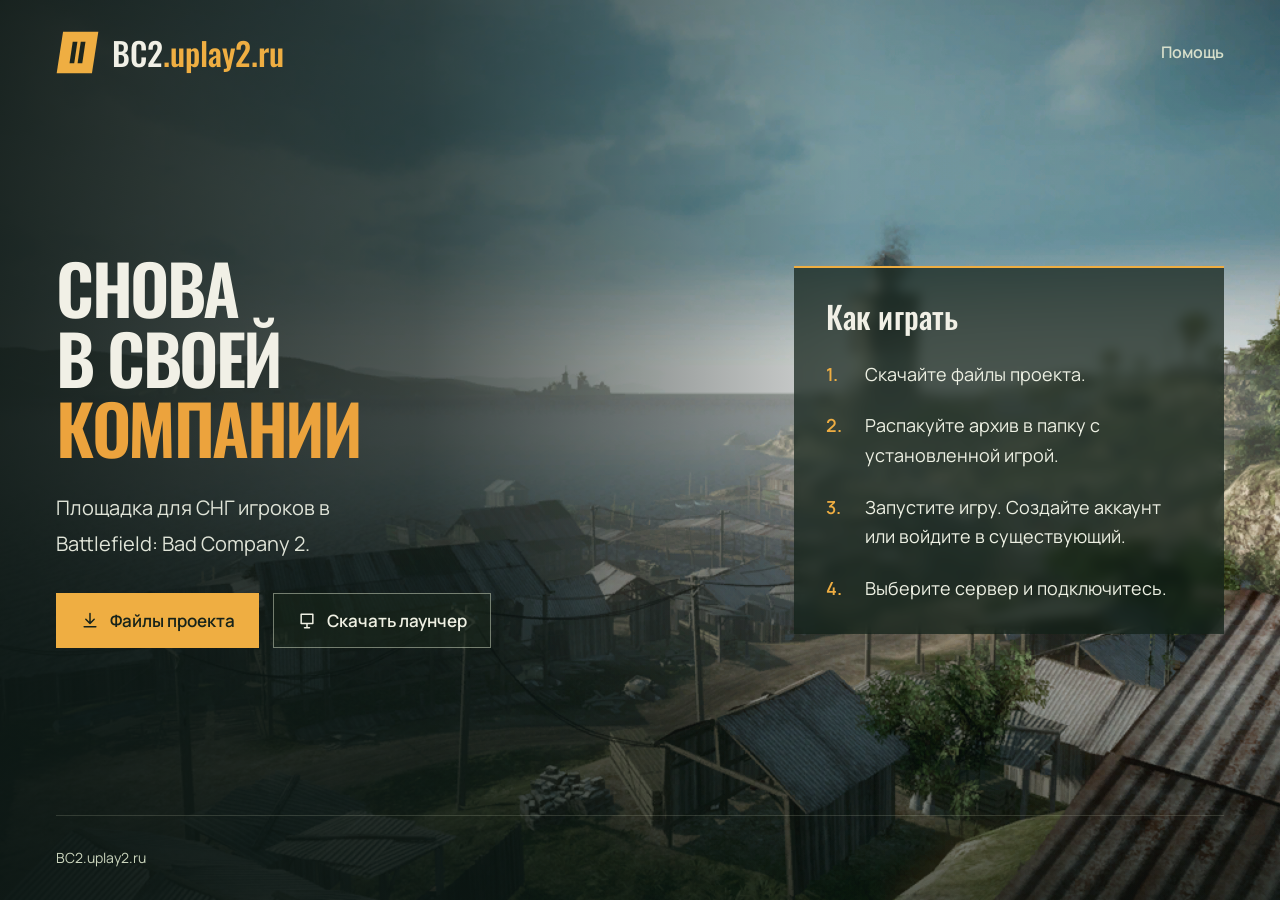
<file: website/index.html>
<!doctype html>
<html lang="ru">
<head>
  <meta charset="utf-8">
  <meta name="viewport" content="width=device-width,initial-scale=1">
  <meta name="theme-color" content="#18211e">
  <meta name="description" content="BC2.uplay2.ru — площадка для СНГ игроков в Battlefield: Bad Company 2.">
  <title>BC2.uplay2.ru — Снова в своей компании</title>
  <link rel="stylesheet" href="styles.css?v=20261020-3">
  <link rel="icon" href="assets/brand.svg?v=2" type="image/svg+xml">
  <link rel="alternate icon" href="assets/brand.ico?v=2">
</head>
<body>
  <a class="skip" href="#main">К содержимому</a>
  <div class="backdrop" aria-hidden="true"></div>
  <div class="shade" aria-hidden="true"></div>
  <header class="header">
    <a class="brand" href="./" aria-label="BC2.uplay2.ru — главная"><img class="brand-mark" src="assets/brand.svg?v=2" alt="" width="43" height="48"><span>BC2<span>.uplay2.ru</span></span></a>
    <a class="header-link" href="help.html">Помощь</a>
  </header>
  <main id="main" class="main">
    <section class="intro" aria-labelledby="headline">
      <h1 id="headline"><span class="headline-start">Снова</span> в своей<br><em>компании</em></h1>
      <p class="description">Площадка для СНГ игроков в<br>Battlefield: Bad Company 2.</p>
      <div class="actions">
        <a class="button primary" href="https://github.com/RinatBy/bc2-community/releases/download/v0.1.0-test/BC2-connection-files.zip"><svg class="button-icon" viewBox="0 0 24 24" aria-hidden="true" focusable="false"><path d="M12 3v12m-5-5 5 5 5-5M5 19h14"/></svg><span>Файлы проекта</span></a>
        <a class="button secondary" href="https://github.com/RinatBy/bc2-community/releases/download/v0.2.8-beta/BC2Launcher-0.2.8-portable.zip"><svg class="button-icon" viewBox="0 0 24 24" aria-hidden="true" focusable="false"><path d="M5 4h14v11H5zM9 20h6m-3-5v5"/></svg><span>Скачать лаунчер</span></a>
      </div>
    </section>
    <section class="how" aria-labelledby="how-title">
      <h2 id="how-title">Как играть</h2>
      <ol>
        <li><span>Скачайте файлы проекта.</span></li>
        <li><span>Распакуйте архив в папку с установленной игрой.</span></li>
        <li><span>Запустите игру. Создайте аккаунт или войдите в существующий.</span></li>
        <li><span>Выберите сервер и подключитесь.</span></li>
      </ol>
    </section>
  </main>
  <footer class="footer"><span>BC2.uplay2.ru</span></footer>
</body>
</html>
</file>
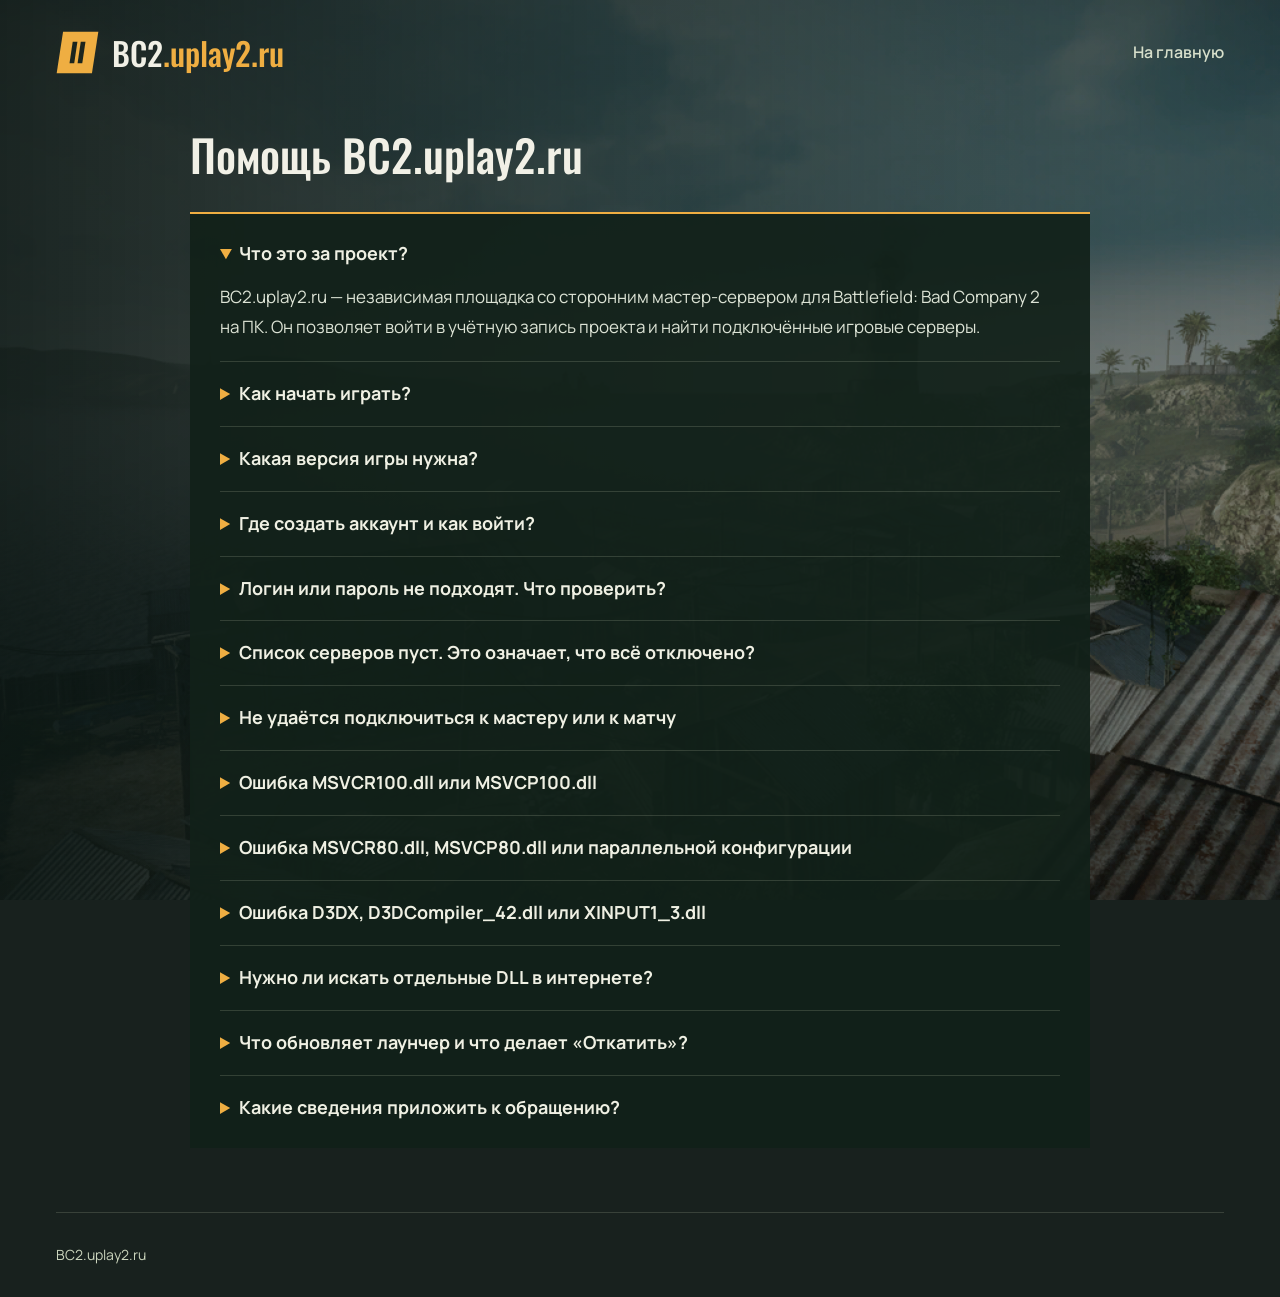
<file: website/help.html>
<!doctype html>
<html lang="ru"><head><meta charset="utf-8"><meta name="viewport" content="width=device-width,initial-scale=1">
<meta name="theme-color" content="#18211e"><title>Помощь BC2.uplay2.ru</title>
<link rel="stylesheet" href="styles.css?v=20261020-3"><link rel="stylesheet" href="help.css?v=1">
<link rel="icon" href="assets/brand.svg?v=2" type="image/svg+xml"></head>
<body class="help-page"><a class="skip" href="#main">К содержимому</a>
<div class="backdrop" aria-hidden="true"></div><div class="shade" aria-hidden="true"></div>
<header class="header"><a class="brand" href="./" aria-label="BC2.uplay2.ru — главная"><img class="brand-mark" src="assets/brand.svg?v=2" alt="" width="43" height="48"><span>BC2<span>.uplay2.ru</span></span></a><a class="header-link" href="./">На главную</a></header>
<main id="main" class="help-main"><h1>Помощь BC2.uplay2.ru</h1><div class="questions"><details open><summary>Что это за проект?</summary><div class="answer"><p>BC2.uplay2.ru — независимая площадка со сторонним мастер-сервером для Battlefield: Bad Company 2 на ПК. Он позволяет войти в учётную запись проекта и найти подключённые игровые серверы.</p></div></details>
<details><summary>Как начать играть?</summary><div class="answer"><p>Скачайте ZIP лаунчера и распакуйте его целиком в отдельную папку. Запустите <code>BC2Launcher.exe</code>. Если игра уже установлена, выберите папку с <code>BFBC2Game.exe</code> и установите предложенные файлы подключения. Если игры ещё нет, нажмите «Установить игру» и выберите отдельную папку библиотеки. Лаунчер скачает файлы, выполнит установку и настроит подключение. Затем нажмите «Играть». Аккаунт создаётся внутри игры.</p><p>После успешной установки можно сохранить скачанные файлы для переустановки. Выберите ту же папку библиотеки: лаунчер сверит кэш и использует исправные файлы повторно.</p><p>При ручном подключении скачайте «Файлы проекта» с сайта и распакуйте архив в папку игры, сохранив прежние файлы перед заменой.</p></div></details>
<details><summary>Какая версия игры нужна?</summary><div class="answer"><p>Используем PC-клиент сборки 795745 (R11). Если игра не запускается после добавления файлов подключения, сохраните точный текст ошибки: он поможет определить нужную библиотеку или другую причину сбоя.</p></div></details>
<details><summary>Где создать аккаунт и как войти?</summary><div class="answer"><p>Пока создание аккаунта и вход выполняются в самой игре. Нужна учётная запись нашего мастер-сервера; аккаунты EA и Project Rome автоматически сюда не переносятся. Существующая учётная запись нашего проекта остаётся вашей при обновлении лаунчера.</p></div></details>
<details><summary>Логин или пароль не подходят. Что проверить?</summary><div class="answer"><p>Проверьте раскладку, Caps Lock и отсутствие лишних пробелов. Используйте данные аккаунта нашего проекта. Если ошибка повторяется, сохраните её текст и время появления. Формы восстановления пароля на сайте и в лаунчере пока нет. При обращении пароль не присылайте.</p></div></details>
<details><summary>Список серверов пуст. Это означает, что всё отключено?</summary><div class="answer"><p>Сначала нажмите в игре кнопку загрузки или обновления списка серверов. Проверьте установленные фильтры и уберите ограничения, которые скрывают серверы; после этого загрузите список снова. Онлайн в лаунчере — сумма игроков на всех серверах мастера, поэтому ноль игроков сам по себе не означает отсутствие серверов.</p></div></details>
<details><summary>Не удаётся подключиться к мастеру или к матчу</summary><div class="answer"><p>В лаунчере нажмите «Проверить» и установите обязательное обновление, если оно предложено. Перезапустите игру после обновления. Проверьте интернет и повторите загрузку списка серверов. Если список виден, но не открывается один матч, попробуйте другой сервер: проблема может относиться к конкретному игровому серверу. Для обращения запишите этап сбоя, сервер и время.</p></div></details>
<details><summary>Ошибка MSVCR100.dll или MSVCP100.dll</summary><div class="answer"><p>Для файла подключения нужен <strong>Microsoft Visual C++ 2010 SP1 x86</strong>. На <a href="https://www.microsoft.com/en-us/download/details.aspx?id=26999">официальной странице Microsoft</a> выберите <code>vcredist_x86.exe</code>. Версия x86 нужна и на 64-битной Windows, поскольку игра и файл подключения 32-битные. Установите пакет, затем повторите запуск игры.</p></div></details>
<details><summary>Ошибка MSVCR80.dll, MSVCP80.dll или параллельной конфигурации</summary><div class="answer"><p>Это может быть связано с Visual C++ 2005, который использует игра. Установите x86-вариант с <a href="https://www.microsoft.com/en-us/download/details.aspx?id=26347">официальной страницы Visual C++ 2005 SP1</a>. Если ошибка остаётся, приложите её полный текст.</p></div></details>
<details><summary>Ошибка D3DX, D3DCompiler_42.dll или XINPUT1_3.dll</summary><div class="answer"><p>Игре могут требоваться старые дополнительные компоненты DirectX. Используйте <a href="https://www.microsoft.com/en-us/download/details.aspx?id=8109">DirectX End-User Runtimes June 2010 от Microsoft</a>: распакуйте пакет в отдельную папку и запустите <code>DXSETUP.exe</code> оттуда. Этот пакет добавляет старые компоненты и не понижает текущую системную версию DirectX. Наличие DirectX 12 само по себе не означает наличие этих библиотек.</p></div></details>
<details><summary>Нужно ли искать отдельные DLL в интернете?</summary><div class="answer"><p>Для перечисленных ошибок устанавливайте соответствующий пакет Microsoft. <code>binkw32.dll</code> и другие файлы самой игры восстанавливайте из её установочных файлов или проверкой целостности в используемом магазине. Лаунчер не устанавливает системные библиотеки автоматически.</p></div></details>
<details><summary>Что обновляет лаунчер и что делает «Откатить»?</summary><div class="answer"><p>Игровое обновление управляет <code>dinput8.dll</code> и <code>bfbc2.ini</code>; перед заменой сохраняется резервная копия. «Откатить» возвращает эти два файла из выбранной копии. Аккаунт и статистика не меняются. Если восстановлены устаревшие файлы, перед игрой лаунчер снова потребует обязательное обновление.</p><p>Обновление самой программы — отдельная операция «Обновить и перезапустить». При сбое запуска новой версии загрузчик возвращает предыдущую рабочую. Это не отменяет требования обязательного обновления перед игрой.</p></div></details>
<details><summary>Какие сведения приложить к обращению?</summary><div class="answer"><p>Укажите версию лаунчера и сборку клиента, вашу Windows, этап сбоя, точный текст ошибки или скриншот, время с часовым поясом и название сервера, если проблема возникает при входе в матч. Напишите, какие действия воспроизводят сбой. Пароли, коды доступа и содержимое личных настроек присылать не нужно.</p></div></details></div></main>
<footer class="footer"><span>BC2.uplay2.ru</span></footer></body></html>
</file>
<file: website/styles.css>
@font-face{font-family:Oswald;src:url('assets/Oswald.ttf');font-weight:200 700;font-display:swap}
@font-face{font-family:Manrope;src:url('assets/Manrope.ttf');font-weight:200 800;font-display:swap}
*{box-sizing:border-box}
html{min-height:100%;background:#18211e}
body{margin:0;min-height:100svh;background:#18211e;color:#f1f0e6;font:18px/1.65 Manrope,Arial,sans-serif;isolation:isolate}
button,a{-webkit-tap-highlight-color:transparent}
button{font:inherit;color:inherit;border:0;cursor:pointer;background:none}
a{color:inherit;text-decoration:none}
button:focus-visible,a:focus-visible{outline:2px solid #f0b249;outline-offset:5px}
h1,h2,p{margin:0}
.backdrop{position:fixed;inset:0;z-index:-3;background-image:url('assets/valparaiso-original.png');background-size:cover;background-position:center;}
.shade{position:fixed;inset:0;z-index:-2;background:linear-gradient(90deg,rgba(13,24,21,.92),rgba(13,24,21,.72) 33%,rgba(13,24,21,.18) 66%,rgba(13,24,21,.10)),linear-gradient(0deg,rgba(12,23,18,.6),transparent 45%);pointer-events:none}
.header,.footer{width:calc(100% - 112px);max-width:1600px;margin:auto;display:flex;align-items:center;justify-content:space-between;gap:24px}
.header{height:105px;position:relative}
.brand{display:flex;align-items:center;gap:13px;font:500 32px/1 Oswald,'Arial Narrow',Arial,sans-serif}
.brand>span:last-child>span{color:#efae42}
.brand-mark{display:block;width:43px;height:48px;object-fit:contain;flex:none}
.header-link{font-size:16px;font-weight:600;color:#d7dfcb;white-space:nowrap}
.header-link:hover{color:#efae42}
.main{width:calc(100% - 112px);max-width:1600px;margin:auto;min-height:calc(100svh - 190px);display:grid;grid-template-columns:1.1fr .9fr;gap:90px;align-items:center;padding:45px 0 65px}
.intro{max-width:650px}
h1{font:500 clamp(58px,5vw,82px)/1.1 Oswald,'Arial Narrow',Arial,sans-serif;letter-spacing:-1.1px}
h1 em{font-style:normal;color:#efae42}
.description{font-size:20px;line-height:1.8;margin-top:28px;color:#e0e4d8}
.actions{display:flex;gap:14px;flex-wrap:wrap;margin-top:31px}
.button{min-height:55px;display:inline-flex;align-items:center;justify-content:center;gap:10px;font-size:17px;font-weight:600;padding:12px 23px;border:1px solid transparent}
.button-icon{width:20px;height:20px;flex:none;fill:none;stroke:currentColor;stroke-width:1.8;stroke-linecap:round;stroke-linejoin:round}
.button.primary{background:#efae42;color:#17231a}
.button.primary:hover{background:#ffc16a}
.button.secondary{border-color:#e4e9d376;background:#1d2c1f69;color:#eff0e3}
.button.secondary:hover{background:#253c2a9c}
.how{justify-self:end;width:100%;max-width:430px;padding:30px 32px;background:rgba(18,33,26,.73);border-top:2px solid #efae42;backdrop-filter:blur(6px)}
.how h2{font:500 31px/1.2 Oswald,Arial,sans-serif;letter-spacing:.1px;margin-bottom:24px}
.how ol{counter-reset:steps;list-style:none;padding:0;margin:0;display:grid;gap:22px}
.how li{counter-increment:steps;display:grid;grid-template-columns:25px 1fr;gap:14px;font-size:18px;line-height:1.65;color:#edf0e3}
.how li:before{content:counter(steps) '.';font-weight:600;color:#efae42}
.footer{min-height:85px;font-size:14px;color:#cbd5bd;border-top:1px solid #d9e1c42b}
.skip{position:fixed;left:20px;top:-70px;background:#efae42;color:#112014;padding:10px 16px;z-index:20}
.skip:focus{top:10px}
@media(min-width:1800px){.main{gap:140px}
.how{max-width:470px;padding:35px 38px}
.how li{font-size:19px}
.how h2{font-size:33px}
}
@media(max-width:1150px){.main{gap:40px;grid-template-columns:1.05fr .95fr}
.header,.main,.footer{width:calc(100% - 72px)}
h1{font-size:59px}
.description{font-size:18px}
.how{padding:26px}
.how li{font-size:17px}
.button{font-size:16px;padding:12px 18px}
}
@media(max-height:800px) and (min-width:901px){.header{height:85px}
.main{min-height:calc(100svh - 155px);padding-block:25px}
.footer{min-height:70px}
h1{font-size:62px}
.description{margin-top:21px;font-size:18px}
.actions{margin-top:24px}
.how ol{gap:16px}
.how li{font-size:17px}
.how h2{font-size:28px;margin-bottom:19px}
}
@media(max-width:900px){.header,.main,.footer{width:calc(100% - 48px)}
.main{grid-template-columns:1fr;gap:32px;min-height:calc(100svh - 190px);padding-block:35px}
.intro{max-width:600px}
.how{justify-self:start;max-width:600px;padding:25px 28px}
.how h2{font-size:27px;margin-bottom:16px}
.how ol{gap:13px}
.how li{font-size:17px}
.shade{background:linear-gradient(90deg,#0d1815e8,#0d18155e),linear-gradient(0deg,#0c1712a3,transparent 65%)}
.backdrop{background-position:62% center;animation:none}
.footer{padding-block:20px;min-height:85px}
}
@media(max-width:560px){.header,.main,.footer{width:calc(100% - 36px)}
.header{height:95px;flex-wrap:wrap;gap:0;align-content:center;position:relative}
.brand{font-size:27px;gap:10px}
.brand-mark{width:30px;height:36px}
.main{padding-top:25px;padding-bottom:30px;gap:28px;min-height:0}
h1{font-size:clamp(45px,12.5vw,63px);letter-spacing:-.7px;line-height:1.12}
.description{font-size:17px;margin-top:22px;line-height:1.85}
.actions{gap:12px;margin-top:25px}
.button{min-height:51px;font-size:16px;padding:11px 16px}
.how{padding:23px 22px;background:#15271de6}
.how h2{font-size:26px}
.how li{font-size:17px;gap:10px;grid-template-columns:20px 1fr}
.how ol{gap:15px}
.footer{flex-wrap:wrap;justify-content:flex-start;gap:8px 20px;padding-top:15px;padding-bottom:22px;min-height:0;font-size:14px}
.backdrop{background-position:60% center}
.shade{background:linear-gradient(90deg,#0d1815df,#0d18157d),linear-gradient(0deg,#0d1815d9,#0d18153b 80%)}
}
@media(prefers-reduced-motion:reduce){*{animation:none!important;scroll-behavior:auto!important}
}
h1{font-family:Oswald,'Arial Narrow',Arial,sans-serif;font-weight:600;font-size:clamp(60px,5.35vw,102px);line-height:1.025;letter-spacing:-2.5px;text-transform:uppercase}
h1 .headline-start{display:block}
h1 em{color:#eca33d}
@media(max-width:900px){h1{font-size:64px}
}
@media(max-width:560px){h1{font-size:clamp(44px,12vw,63px);letter-spacing:-1.3px}
}
</file>
<file: website/help.css>
.header-link{font-size:16px;font-weight:600;color:#d7dfcb;white-space:nowrap}
.header-link:hover{color:#efae42}
.help-main{width:calc(100% - 112px);max-width:900px;margin:24px auto 64px;min-height:calc(100svh - 280px)}
.help-main h1{font:500 clamp(30px,4vw,44px)/1.2 Oswald,Arial,sans-serif;text-transform:none;letter-spacing:0;margin-bottom:30px}
.questions{background:rgba(18,33,26,.92);border-top:2px solid #efae42;padding:8px 30px}
.questions details{border-bottom:1px solid #d9e1c42b;padding:18px 0}
.questions details:last-child{border-bottom:0}
.questions summary{cursor:pointer;font-size:18px;font-weight:700;line-height:1.55;color:#eff0e3;padding-right:8px}
.questions summary::marker{color:#efae42}
.questions summary:focus-visible{outline:2px solid #efae42;outline-offset:6px}
.answer{padding-top:14px;font-size:17px;line-height:1.8;color:#dce3d5;overflow-wrap:anywhere}
.answer p+p{margin-top:12px}
.answer a{color:#efae42;text-decoration:underline;text-underline-offset:3px}
.answer code{font-size:.9em;color:#f1f0e6;background:#0e1b14;padding:1px 4px}
.help-page .shade{background:linear-gradient(90deg,#0d1815ed,#0d18158c)}
@media(max-width:900px){.help-main{width:calc(100% - 48px)}}
@media(max-width:560px){.help-main{width:calc(100% - 36px);margin-top:14px;margin-bottom:36px}.questions{padding-inline:18px}.questions summary{font-size:17px}.answer{font-size:16px}}
</file>
